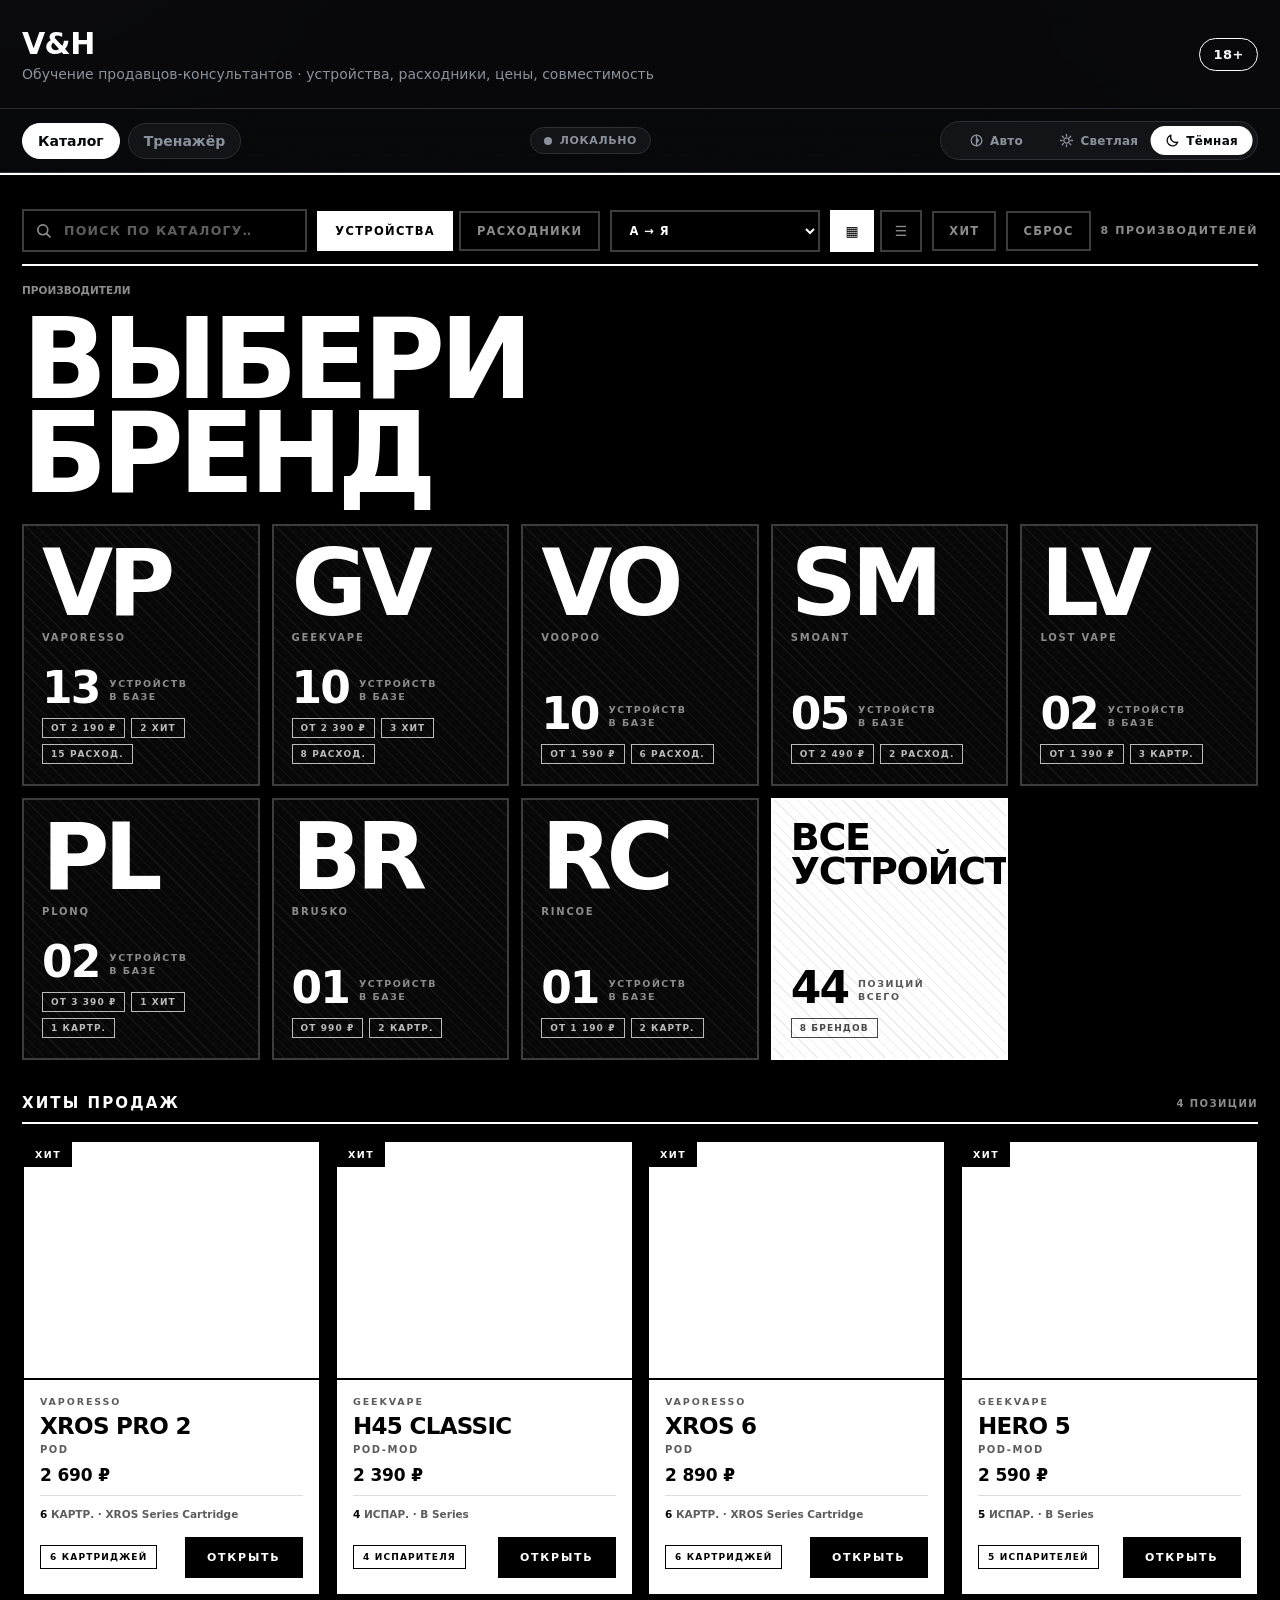
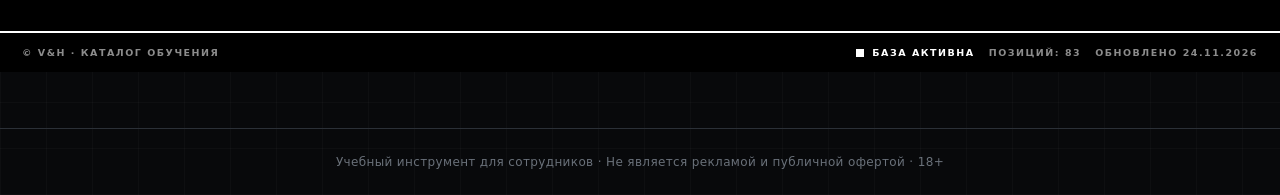
<file: index.html>
<!DOCTYPE html>
<html lang="ru">
<head>
  <meta charset="UTF-8" />
  <meta name="viewport" content="width=device-width, initial-scale=1.0" />
  <script src="js/theme.js"></script>
  <script src="js/perf.js"></script>
  <link rel="icon" type="image/svg+xml" href="favicon.svg" />
  <link rel="shortcut icon" href="favicon.svg" />
  <link rel="apple-touch-icon" href="favicon.svg" />
  <meta name="theme-color" content="#0a0a0a" />
  <meta name="color-scheme" content="dark" />
  <title>V&amp;H </title>
  <link rel="stylesheet" href="css/style.css" />
</head>
<body>

<header class="header">
  <div>
    <h1>V&amp;H</h1>
    <p>Обучение продавцов-консультантов · устройства, картриджи, цены, совместимость</p>
  </div>
  <div class="age">18+</div>
</header>

<nav class="tabs">
  <button class="tab active" data-tab="catalog">Каталог</button>
  <button class="tab" data-tab="training">Тренажёр</button>
</nav>

<main>

  <!-- =================== КАТАЛОГ =================== -->
  <section id="catalog" class="page active">
    <div class="toolbar">
      <input id="searchInput" type="search" placeholder="Поиск: XROS, PnP, GTX, Minican..." />
      <select id="brandFilter"><option value="Все">Все бренды</option></select>
      <div class="view-switch">
        <button id="viewDevices" class="small-btn active">Устройства</button>
        <button id="viewCoils" class="small-btn">Испарители / картриджи</button>
      </div>
    </div>

    <div class="notice">
      <b>Совет:</b> спрашивай у клиента точную модель устройства — даже в одной линейке совместимость может отличаться.
    </div>

    <div id="catalogStats" class="stats"></div>
    <div id="catalogGrid" class="grid"></div>
  </section>

  <!-- =================== ТРЕНАЖЁР =================== -->
  <section id="training" class="page" hidden>
    <div class="panel">
      <h2>Тренажёр продавца</h2>
      <p class="muted">Проверка знаний: устройство → картридж, картридж → устройство, цены.</p>

      <div class="training-controls">
        <label>Режим:
          <select id="trainMode">
            <option value="mix">Смешанный тест</option>
            <option value="device-coil">Устройство → картридж</option>
            <option value="coil-device">Картридж → устройство</option>
            <option value="price">Цены</option>
          </select>
        </label>
        <label>Вопросов:
          <select id="trainCount">
            <option value="5">5</option>
            <option value="10" selected>10</option>
            <option value="20">20</option>
          </select>
        </label>
        <button id="startQuiz" class="primary-btn">Начать тест</button>
      </div>
    </div>

    <div id="quizBox" class="quiz-box"></div>

    <div class="panel">
      <div class="row-between">
        <h3>Ошибки продавца</h3>
        <button id="clearMistakes" class="danger-btn small">Очистить</button>
      </div>
      <div id="mistakesBox"></div>
    </div>
  </section>

</main>

<footer>Учебный инструмент для сотрудников · Не является рекламой и публичной офертой · 18+</footer>

<script src="data/catalog.js"></script>
<script src="js/labels.js"></script>
<script src="js/photo-fix.js"></script>
<script src="js/cloud.js" data-app="js/brands.js" data-extra="js/app.js,js/peeker.js"></script>
</body>
</html>
</file>
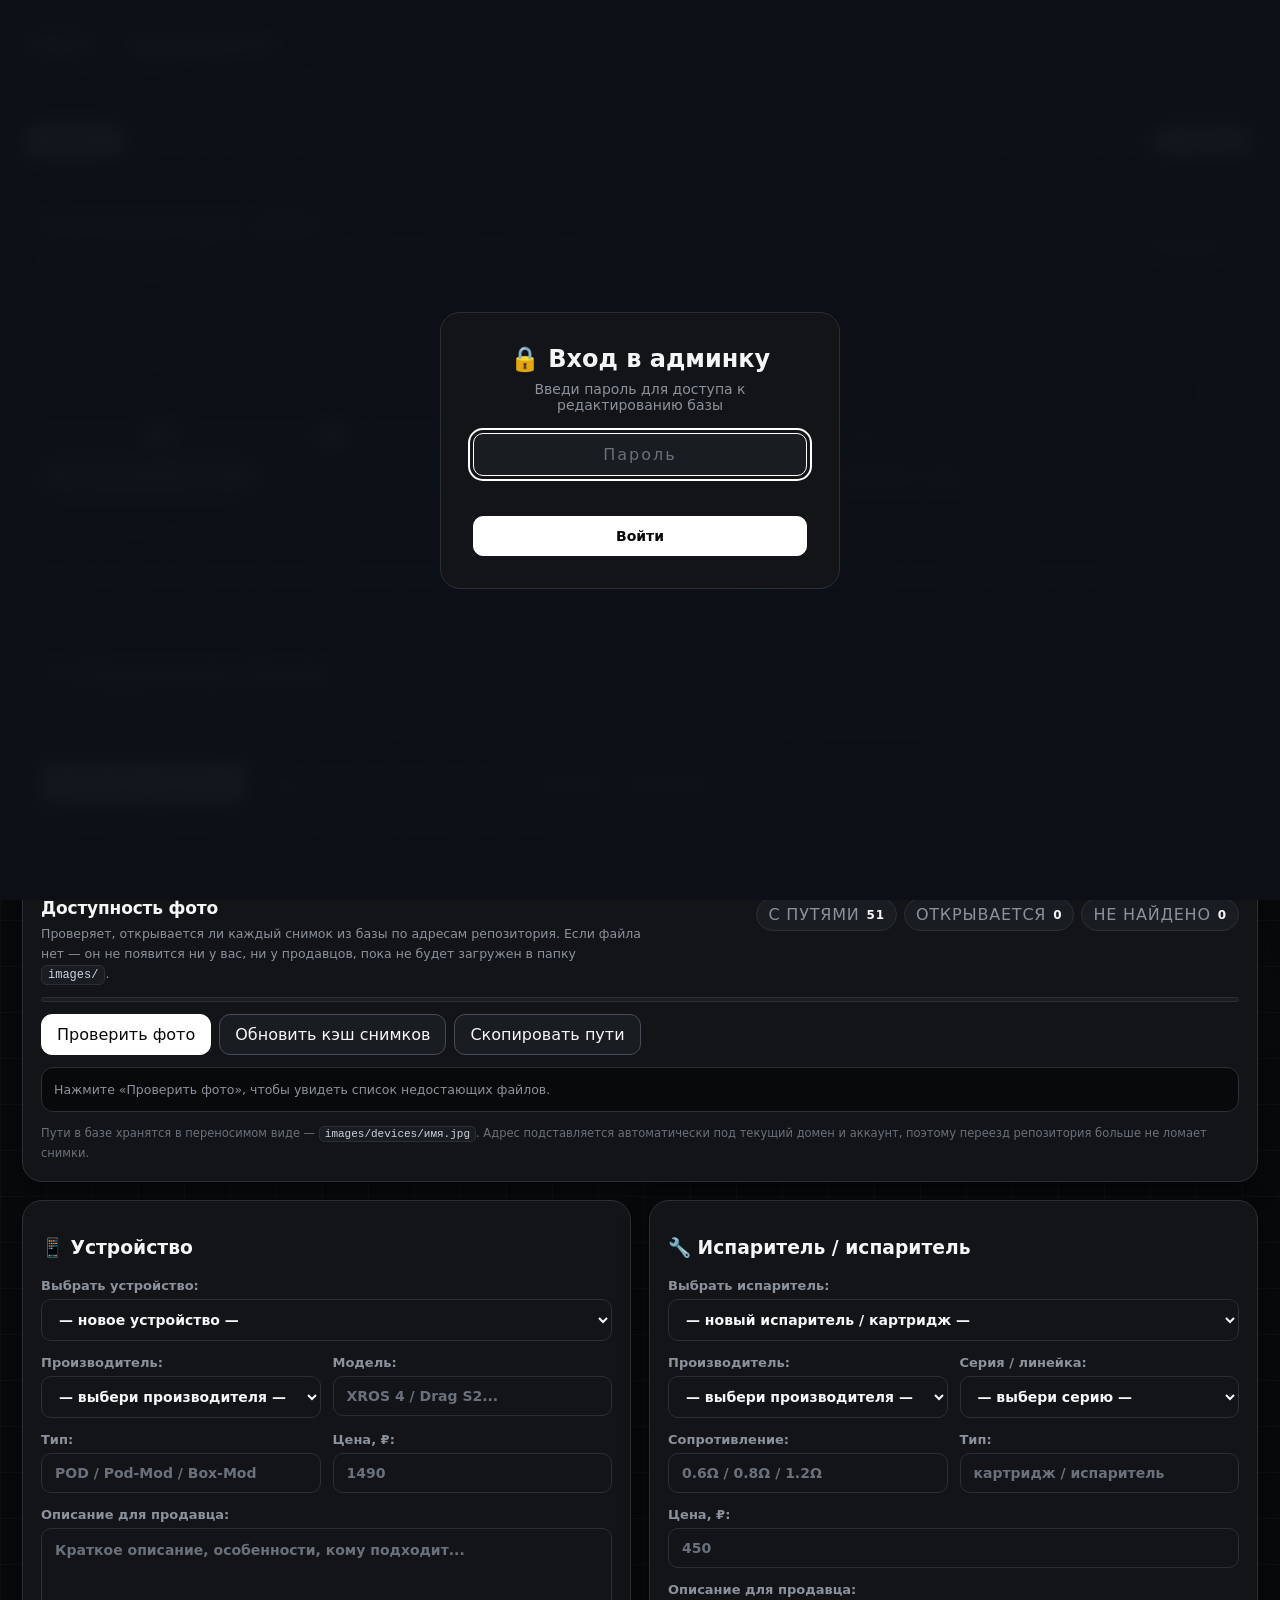
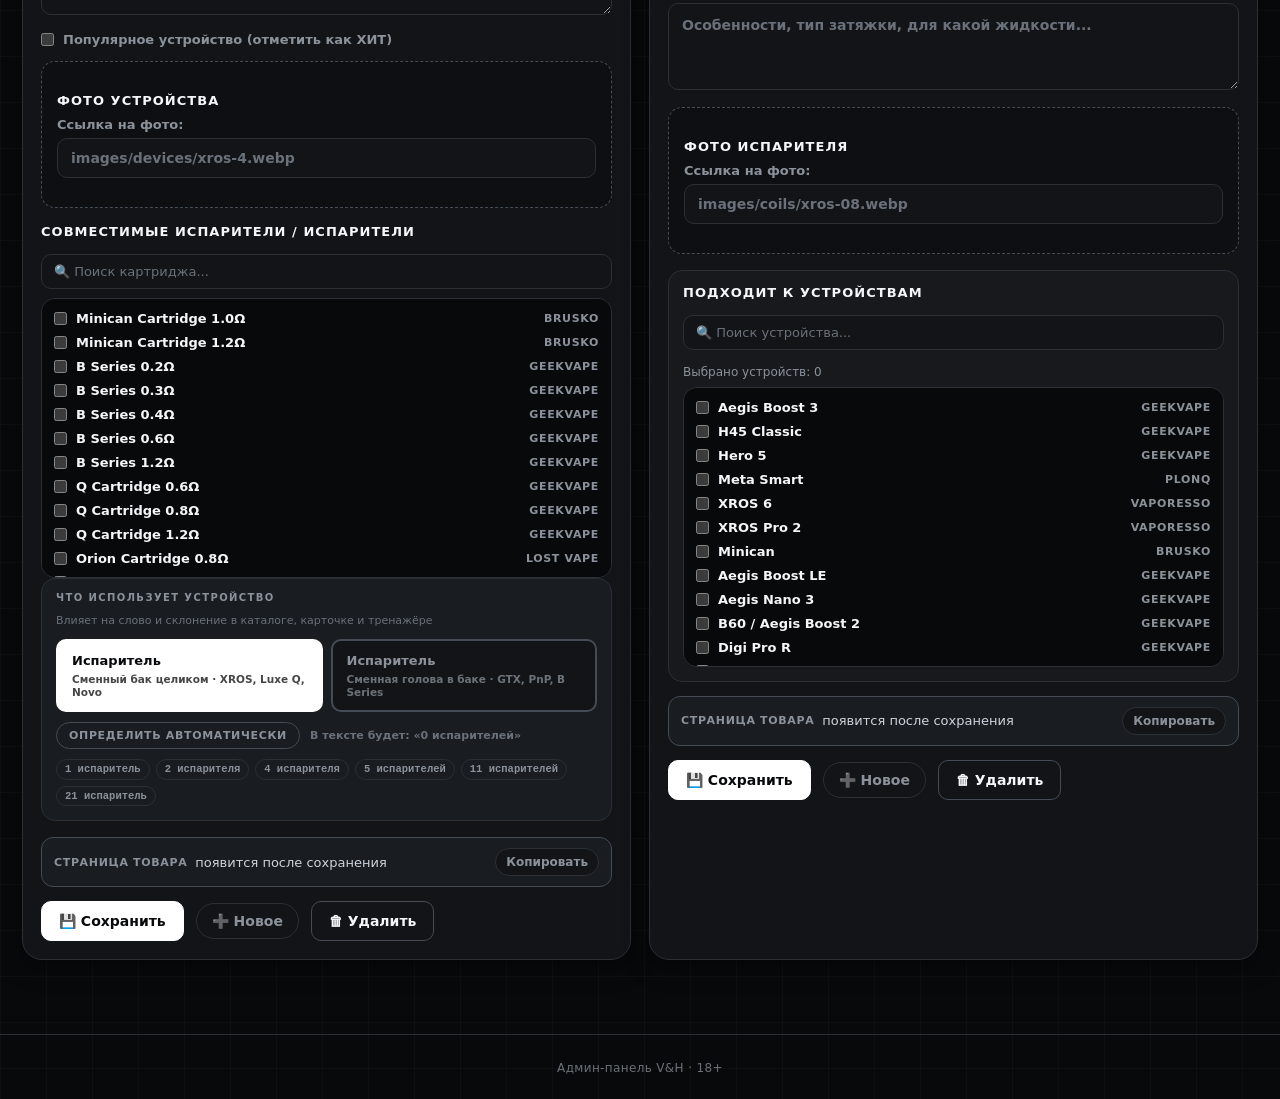
<file: admin.html>
<!DOCTYPE html>
<html lang="ru">
<head>
  <meta charset="UTF-8" />
  <meta name="viewport" content="width=device-width, initial-scale=1.0" />
  <script src="js/theme.js"></script>
  <script src="js/perf.js"></script>
  <link rel="icon" type="image/svg+xml" href="favicon.svg" />
  <link rel="shortcut icon" href="favicon.svg" />
  <link rel="apple-touch-icon" href="favicon.svg" />
  <meta name="theme-color" content="#0a0a0a" />
  <meta name="color-scheme" content="dark" />
  <title>V&amp;H — Админка</title>
  <link rel="stylesheet" href="css/style.css" />
  <style>
    /* Экран входа */
    #loginOverlay {
      position: fixed;
      inset: 0;
      background: rgba(13, 17, 23, 0.97);
      display: flex;
      align-items: center;
      justify-content: center;
      z-index: 9999;
      backdrop-filter: blur(10px);
    }
    #loginOverlay.hidden { display: none; }
    .login-box {
      background: var(--card);
      border: 1px solid var(--border);
      border-radius: 20px;
      padding: 32px;
      width: 90%;
      max-width: 400px;
      text-align: center;
    }
    .login-box h2 {
      margin: 0 0 8px;
      font-size: 24px;
    }
    .login-box p {
      color: var(--muted);
      margin: 0 0 20px;
      font-size: 14px;
    }
    .login-box input {
      margin-bottom: 12px;
      text-align: center;
      font-size: 16px;
      letter-spacing: 2px;
    }
    .login-box .error {
      color: var(--danger);
      font-size: 13px;
      margin-bottom: 10px;
      min-height: 18px;
    }
    .login-box button { width: 100%; }
  </style>
</head>
<body>

<!-- Экран входа -->
<div id="loginOverlay">
  <div class="login-box">
    <h2>🔒 Вход в админку</h2>
    <p>Введи пароль для доступа к редактированию базы</p>
    <input id="passwordInput" type="password" placeholder="Пароль" autocomplete="off" />
    <div class="error" id="loginError"></div>
    <button id="loginBtn" class="primary-btn">Войти</button>
  </div>
</div>

<header class="header">
  <div>
    <h1>V&amp;H · Админка</h1>
    <p>Редактирование базы · <a href="index.html" style="color:var(--accent2)">← Вернуться к сайту</a></p>
  </div>
  <div class="age">18+</div>
</header>

<nav class="tabs">
  <button class="tab active" data-tab="admin">Админка</button>
  <button class="tab" data-tab="catalog">Каталог (просмотр)</button>
  <button class="tab" data-tab="training">Тренажёр</button>
</nav>

<main>

  <!-- =================== АДМИНКА =================== -->
  <section id="admin" class="page active">

    <div class="panel">
      <h2>⚙️ Управление базой</h2>
      <p class="muted">
        Фото загружаются на GitHub (папка <code>images/</code>). 
        В поле «Ссылка на фото» пиши просто: <code>images/devices/имя.jpg</code> — код сам подставит полный URL.
      </p>

      <div class="admin-actions">
        <button id="exportBtn" class="primary-btn">💾 Экспорт catalog.js</button>
        <label class="import-btn">
          📥 Импорт catalog.js / JSON
          <input id="importFile" type="file" accept=".js,.json" hidden />
        </label>
        <button id="resetBtn" class="danger-btn">Сбросить к демо-базе</button>
      </div>
      <div id="adminStats" class="stats"></div>
    </div>

    <div class="admin-grid">

      <!-- ========== ФОРМА УСТРОЙСТВА ========== -->
      <form id="deviceForm" class="panel form">
        <h3>📱 Устройство</h3>

        <label>Выбрать устройство:
          <select id="deviceSelect"></select>
        </label>

        <div class="two">
          <label>Бренд:
            <input id="dBrand" placeholder="VOOPOO / Vaporesso..." required />
          </label>
          <label>Модель:
            <input id="dModel" placeholder="XROS 4 / Drag S2..." required />
          </label>
        </div>

        <div class="two">
          <label>Тип:
            <input id="dType" placeholder="POD / Pod-Mod / Box-Mod" />
          </label>
          <label>Цена, ₽:
            <input id="dPrice" type="number" min="0" step="1" placeholder="1490" />
          </label>
        </div>

        <label>Описание для продавца:
          <textarea id="dDescription" rows="3" placeholder="Краткое описание, особенности, кому подходит..."></textarea>
        </label>

        <label class="checkline">
          <input id="dPopular" type="checkbox" />
          Популярное устройство (отметить как ХИТ)
        </label>

        <div class="photo-block">
          <div class="subhead">Фото устройства</div>
          <label>Ссылка на фото:
            <input id="dImagePath" placeholder="images/devices/xros-4.webp" />
          </label>
          <img id="dPreview" class="preview" hidden />
        </div>

        <div class="subhead">Совместимые испарители / картриджи</div>
        <input id="coilSearch" type="search" placeholder="🔍 Поиск картриджа..." class="search-small" />
        <div id="compatChecks" class="checks"></div>

        <div class="form-actions">
          <button type="submit" class="primary-btn">💾 Сохранить</button>
          <button type="button" id="newDevice" class="small-btn">➕ Новое</button>
          <button type="button" id="deleteDevice" class="danger-btn">🗑 Удалить</button>
        </div>
      </form>

      <!-- ========== ФОРМА ИСПАРИТЕЛЯ ========== -->
      <form id="coilForm" class="panel form">
        <h3>🔧 Испаритель / картридж</h3>

        <label>Выбрать испаритель:
          <select id="coilSelect"></select>
        </label>

        <div class="two">
          <label>Бренд:
            <input id="cBrand" placeholder="Vaporesso / GeekVape..." required />
          </label>
          <label>Название:
            <input id="cName" placeholder="XROS Pod / PnP / GTX..." required />
          </label>
        </div>

        <div class="two">
          <label>Сопротивление:
            <input id="cResistance" placeholder="0.6Ω / 0.8Ω / 1.2Ω" />
          </label>
          <label>Тип:
            <input id="cType" placeholder="картридж / испаритель" />
          </label>
        </div>

        <label>Цена, ₽:
          <input id="cPrice" type="number" min="0" step="1" placeholder="450" />
        </label>

        <label>Описание для продавца:
          <textarea id="cDescription" rows="3" placeholder="Особенности, тип затяжки, для какой жидкости..."></textarea>
        </label>

        <div class="photo-block">
          <div class="subhead">Фото испарителя</div>
          <label>Ссылка на фото:
            <input id="cImagePath" placeholder="images/coils/xros-08.webp" />
          </label>
          <img id="cPreview" class="preview" hidden />
        </div>

        <div class="form-actions">
          <button type="submit" class="primary-btn">💾 Сохранить</button>
          <button type="button" id="newCoil" class="small-btn">➕ Новое</button>
          <button type="button" id="deleteCoil" class="danger-btn">🗑 Удалить</button>
        </div>
      </form>

    </div>
  </section>

  <!-- =================== КАТАЛОГ (только просмотр) =================== -->
  <section id="catalog" class="page" hidden>
    <div class="toolbar">
      <input id="searchInput" type="search" placeholder="Поиск..." />
      <select id="brandFilter"><option value="Все">Все бренды</option></select>
      <div class="view-switch">
        <button id="viewDevices" class="small-btn active">Устройства</button>
        <button id="viewCoils" class="small-btn">Испарители / картриджи</button>
      </div>
    </div>
    <div id="catalogStats" class="stats"></div>
    <div id="catalogGrid" class="grid"></div>
  </section>

  <!-- =================== ТРЕНАЖЁР =================== -->
  <section id="training" class="page" hidden>
    <div class="panel">
      <h2>Тренажёр продавца</h2>
      <div class="training-controls">
        <label>Режим:
          <select id="trainMode">
            <option value="mix">Смешанный тест</option>
            <option value="device-coil">Устройство → картридж</option>
            <option value="coil-device">Картридж → устройство</option>
            <option value="price">Цены</option>
          </select>
        </label>
        <label>Вопросов:
          <select id="trainCount">
            <option value="5">5</option>
            <option value="10" selected>10</option>
            <option value="20">20</option>
          </select>
        </label>
        <button id="startQuiz" class="primary-btn">Начать тест</button>
      </div>
    </div>
    <div id="quizBox" class="quiz-box"></div>
    <div class="panel">
      <div class="row-between">
        <h3>Ошибки продавца</h3>
        <button id="clearMistakes" class="danger-btn small">Очистить</button>
      </div>
      <div id="mistakesBox"></div>
    </div>
  </section>

</main>

<footer>Админ-панель V&amp;H · 18+</footer>

<script src="data/catalog.js"></script>
<script src="js/labels.js"></script>
<script src="js/photo-fix.js"></script>
<script src="js/cloud.js" data-app="js/brands.js" data-extra="js/app.js,js/peeker.js"></script>
<script>
  // ================= ПАРОЛЬ =================
  // ⚠️ ПОМЕНЯЙ ПАРОЛЬ НА СВОЙ!
  const ADMIN_PASSWORD = "vape2026";

  const overlay = document.getElementById("loginOverlay");
  const input = document.getElementById("passwordInput");
  const btn = document.getElementById("loginBtn");
  const err = document.getElementById("loginError");

  // Проверяем, был ли уже введён пароль в этой сессии
  if (sessionStorage.getItem("admin_auth") === "ok") {
    overlay.classList.add("hidden");
  }

  function tryLogin() {
    if (input.value === ADMIN_PASSWORD) {
      sessionStorage.setItem("admin_auth", "ok");
      overlay.classList.add("hidden");
      err.textContent = "";
    } else {
      err.textContent = "Неверный пароль";
      input.value = "";
      input.focus();
    }
  }

  btn.addEventListener("click", tryLogin);
  input.addEventListener("keydown", (e) => {
    if (e.key === "Enter") tryLogin();
  });
  input.focus();
</script>
</body>
</html>
</file>
<file: css/style.css>
/* ============================================================
   V&H · MONOCHROME · DUAL THEME · FLAT PHOTO
   ============================================================ */

* { box-sizing: border-box; }

:root,
:root[data-theme="dark"] {
  color-scheme: dark;

  --bg: #08090b;
  --bg2: #0d0f12;
  --card: #121418;
  --card2: #191c21;
  --card3: #22262c;
  --border: #2b3037;
  --border-strong: #454c55;

  --text: #f4f6f8;
  --text2: #b9c0c8;
  --muted: #8b929b;
  --muted2: #6a717a;

  --accent: #ffffff;
  --accent2: #cfd5dc;
  --ink: #08090b;

  --success: #ffffff;
  --danger: #ffffff;
  --warn: #cfd5dc;

  --grid: rgba(255, 255, 255, .022);
  --glow: rgba(255, 255, 255, .10);
  --glow2: rgba(255, 255, 255, .055);
  --stripe-a: #14171c;
  --stripe-b: #1c2026;
  --scrim: rgba(4, 5, 7, .93);

  --photo-bg: #ffffff;
  --on-photo: #101317;
  --on-photo-muted: #6b7280;

  --badge-bg: #08090b;
  --badge-fg: #ffffff;
  --badge-br: rgba(255, 255, 255, .85);

  --radius-sm: 10px;
  --radius: 14px;
  --radius-lg: 20px;
  --shadow: 0 20px 50px rgba(0, 0, 0, .58);
  --shadow-soft: 0 8px 24px rgba(0, 0, 0, .40);
}

:root[data-theme="light"] {
  color-scheme: light;

  --bg: #e4e8ed;
  --bg2: #edf1f5;
  --card: #f3f6f9;
  --card2: #e9edf2;
  --card3: #dfe4ea;
  --border: #ccd3db;
  --border-strong: #a7b0bb;

  --text: #101317;
  --text2: #3d444d;
  --muted: #5d656f;
  --muted2: #7b838d;

  --accent: #101317;
  --accent2: #3d444d;
  --ink: #ffffff;

  --success: #101317;
  --danger: #101317;
  --warn: #4a525b;

  --grid: rgba(16, 19, 23, .038);
  --glow: rgba(16, 19, 23, .07);
  --glow2: rgba(16, 19, 23, .04);
  --stripe-a: #e7eaef;
  --stripe-b: #dde2e8;
  --scrim: rgba(226, 230, 236, .94);

  --photo-bg: #ffffff;
  --on-photo: #101317;
  --on-photo-muted: #6b7280;

  --badge-bg: #101317;
  --badge-fg: #ffffff;
  --badge-br: #101317;

  --shadow: 0 20px 46px rgba(20, 26, 34, .16);
  --shadow-soft: 0 8px 22px rgba(20, 26, 34, .10);
}

html { scroll-behavior: smooth; }

body {
  margin: 0;
  position: relative;
  font-family: system-ui, -apple-system, BlinkMacSystemFont, "Segoe UI", sans-serif;
  color: var(--text);
  background:
    linear-gradient(var(--grid) 1px, transparent 1px),
    linear-gradient(90deg, var(--grid) 1px, transparent 1px),
    var(--bg);
  background-size: 46px 46px, 46px 46px, auto;
  transition: background-color .28s ease, color .28s ease;
}

body::before {
  content: "";
  position: fixed;
  inset: -18%;
  z-index: 0;
  pointer-events: none;
  background:
    radial-gradient(38% 34% at 14% 6%, var(--glow), transparent 62%),
    radial-gradient(34% 30% at 88% 12%, var(--glow2), transparent 60%),
    radial-gradient(44% 40% at 62% 96%, var(--glow2), transparent 64%);
  filter: blur(12px);
  animation: vhDrift 24s ease-in-out infinite alternate;
}

body::after {
  content: "";
  position: fixed;
  inset: 0;
  z-index: 0;
  pointer-events: none;
  opacity: .05;
  background-image: url("data:image/svg+xml,%3Csvg xmlns='http://www.w3.org/2000/svg' width='140' height='140'%3E%3Cfilter id='n'%3E%3CfeTurbulence type='fractalNoise' baseFrequency='.85' numOctaves='2'/%3E%3C/filter%3E%3Crect width='140' height='140' filter='url(%23n)'/%3E%3C/svg%3E");
}

@keyframes vhDrift {
  from { transform: translate3d(-1%, -1%, 0) scale(1); }
  to   { transform: translate3d(2%, -2%, 0) scale(1.06); }
}

.header, .tabs, main, footer { position: relative; z-index: 1; }

[hidden] { display: none !important; }
a { color: var(--text); }

code {
  background: var(--card2);
  border: 1px solid var(--border);
  padding: 2px 6px;
  border-radius: 6px;
  font-size: 12px;
  font-family: ui-monospace, SFMono-Regular, Menlo, Consolas, monospace;
  color: var(--accent2);
}

:focus-visible { outline: 2px solid var(--accent); outline-offset: 3px; }
::selection { background: var(--accent); color: var(--ink); }

.vh-sr {
  position: absolute; width: 1px; height: 1px;
  margin: -1px; padding: 0; overflow: hidden;
  clip: rect(0 0 0 0); white-space: nowrap; border: 0;
}

/* ===== Скроллбары ===== */
* { scrollbar-width: thin; scrollbar-color: var(--border-strong) var(--bg2); }
::-webkit-scrollbar { width: 10px; height: 10px; }
::-webkit-scrollbar-track { background: var(--bg2); }
::-webkit-scrollbar-thumb {
  background: var(--border-strong);
  border-radius: 8px;
  border: 2px solid var(--bg2);
}
::-webkit-scrollbar-thumb:hover { background: var(--accent); }

/* ===== HEADER ===== */
.header {
  padding: 26px 22px;
  display: flex;
  justify-content: space-between;
  gap: 18px;
  align-items: center;
  border-bottom: 1px solid var(--border);
  background: color-mix(in srgb, var(--bg) 88%, transparent);
  backdrop-filter: blur(14px);
  transition: background-color .28s ease, border-color .28s ease;
}

.header h1 {
  margin: 0 0 5px;
  font-size: 30px;
  font-weight: 900;
  letter-spacing: -.02em;
  color: var(--accent);
}

.header p { margin: 0; color: var(--muted); font-size: 14px; }

.age {
  border: 1px solid var(--accent);
  color: var(--accent);
  padding: 8px 13px;
  border-radius: 999px;
  font-weight: 900;
  font-size: 13px;
  letter-spacing: .04em;
  flex-shrink: 0;
}

/* ===== TABS ===== */
.tabs {
  position: sticky;
  top: 0;
  z-index: 50;
  display: flex;
  align-items: center;
  gap: 8px;
  padding: 12px 22px;
  background: color-mix(in srgb, var(--bg) 92%, transparent);
  border-bottom: 1px solid var(--border);
  backdrop-filter: blur(14px);
  transition: background-color .28s ease, border-color .28s ease;
}

button, .import-btn { border: 0; cursor: pointer; font: inherit; }

.tab, .small-btn, .import-btn {
  padding: 9px 15px;
  background: var(--card);
  border: 1px solid var(--border);
  border-radius: 999px;
  color: var(--muted);
  font-size: 14px;
  font-weight: 600;
  transition: background-color .2s, color .2s, border-color .2s, transform .2s;
}

.tab:hover, .small-btn:hover, .import-btn:hover {
  border-color: var(--border-strong);
  color: var(--text);
  transform: translateY(-1px);
}

.tab.active, .small-btn.active {
  background: var(--accent);
  border-color: var(--accent);
  color: var(--ink);
  font-weight: 800;
}

.primary-btn {
  padding: 11px 17px;
  border-radius: var(--radius-sm);
  color: var(--ink);
  background: var(--accent);
  border: 1px solid var(--accent);
  font-weight: 800;
  font-size: 14px;
  transition: filter .2s, transform .2s, box-shadow .2s;
}
.primary-btn:hover { filter: brightness(.88); transform: translateY(-1px); box-shadow: var(--shadow-soft); }

.danger-btn {
  padding: 11px 17px;
  border-radius: var(--radius-sm);
  color: var(--text);
  background: transparent;
  border: 1px solid var(--border-strong);
  font-weight: 800;
  font-size: 14px;
  transition: background-color .2s, color .2s, border-color .2s;
}
.danger-btn:hover { background: var(--accent); color: var(--ink); border-color: var(--accent); }
.danger-btn.small { padding: 7px 11px; font-size: 12px; }

/* ===== ПЕРЕКЛЮЧАТЕЛЬ ТЕМЫ ===== */
.vh-ts {
  --i: 2;
  position: relative;
  display: grid;
  grid-template-columns: repeat(3, 1fr);
  padding: 4px;
  border: 1px solid var(--border);
  border-radius: 999px;
  background: var(--card);
  flex-shrink: 0;
  transition: background-color .28s ease, border-color .28s ease;
}

.vh-ts--bar { margin-left: auto; }

.vh-ts__ind {
  position: absolute;
  top: 4px; left: 4px; bottom: 4px;
  width: calc((100% - 8px) / 3);
  border-radius: 999px;
  background: var(--accent);
  transform: translateX(calc(var(--i) * 100%));
  transition: transform .32s cubic-bezier(.34, 1.4, .5, 1), background-color .28s ease;
}

.vh-ts__b {
  position: relative;
  z-index: 1;
  display: inline-flex;
  align-items: center;
  justify-content: center;
  gap: 6px;
  padding: 7px 12px;
  background: transparent;
  border: 0;
  border-radius: 999px;
  color: var(--muted);
  font-size: 12px;
  font-weight: 800;
  letter-spacing: .02em;
  white-space: nowrap;
  transition: color .24s ease;
}

.vh-ts__b svg { width: 15px; height: 15px; display: block; flex-shrink: 0; }
.vh-ts__b:hover { color: var(--text); }
.vh-ts__b[aria-checked="true"] { color: var(--ink); }
.vh-ts__b[aria-checked="true"]:hover { color: var(--ink); }

/* ===== MAIN ===== */
main { max-width: 1360px; margin: 0 auto; padding: 22px; }
.page { display: none; }
.page.active { display: block; animation: pageIn .3s ease; }
@keyframes pageIn { from { opacity: 0; transform: translateY(8px); } to { opacity: 1; transform: none; } }

/* ===== FORMS ===== */
.toolbar { display: flex; flex-wrap: wrap; gap: 12px; margin-bottom: 16px; }

input, select, textarea {
  width: 100%;
  padding: 11px 13px;
  border-radius: var(--radius-sm);
  border: 1px solid var(--border);
  background: var(--card);
  color: var(--text);
  outline: none;
  font: inherit;
  font-size: 14px;
  transition: border-color .2s, background-color .28s ease, color .28s ease;
}
input::placeholder, textarea::placeholder { color: var(--muted2); }
input:focus, select:focus, textarea:focus { border-color: var(--accent); background: var(--card2); }
textarea { resize: vertical; min-height: 76px; line-height: 1.5; }

#searchInput { flex: 1; min-width: 260px; }
#brandFilter { max-width: 220px; }
.view-switch { display: flex; gap: 8px; }

/* ===== PANELS ===== */
.notice, .panel {
  background: var(--card);
  border: 1px solid var(--border);
  border-radius: var(--radius-lg);
  padding: 18px;
  margin-bottom: 18px;
  box-shadow: var(--shadow-soft);
  transition: background-color .28s ease, border-color .28s ease;
}
.notice { border-left: 3px solid var(--accent); color: var(--muted); font-size: 14px; line-height: 1.5; }
.notice b { color: var(--text); }

.stats, .muted { color: var(--muted); }
.stats { margin: 12px 0; font-size: 13px; letter-spacing: .02em; }

/* ===== CATALOG ===== */
.grid { display: grid; grid-template-columns: repeat(auto-fill, minmax(285px, 1fr)); gap: 18px; }

.card {
  background: var(--card);
  border: 1px solid var(--border);
  border-radius: var(--radius-lg);
  overflow: hidden;
  position: relative;
  transition: transform .22s, border-color .22s, box-shadow .22s, background-color .28s ease;
}

.card::before {
  content: "";
  position: absolute;
  top: 0; left: 0; right: 0;
  height: 2px;
  background: var(--accent);
  transform: scaleX(0);
  transform-origin: left;
  transition: transform .3s ease;
  z-index: 3;
}

.card:hover { transform: translateY(-4px); border-color: var(--border-strong); box-shadow: var(--shadow); }
.card:hover::before { transform: scaleX(1); }

.badge {
  position: absolute;
  top: 12px; right: 12px;
  z-index: 4;
  background: var(--badge-bg);
  color: var(--badge-fg);
  border: 1px solid var(--badge-br);
  padding: 5px 10px;
  border-radius: 999px;
  font-size: 11px;
  font-weight: 900;
  letter-spacing: .08em;
}

/* ===== ФОТО · плоское белое поле без подложки ===== */
.photo {
  height: 220px;
  display: flex;
  align-items: center;
  justify-content: center;
  background: var(--card2);
  overflow: hidden;
  border-bottom: 1px solid var(--border);
  position: relative;
  transition: background-color .28s ease, border-color .28s ease;
}

.photo.has { background: var(--photo-bg); }

.photo img {
  width: 100%; height: 100%;
  object-fit: contain;
  padding: 18px;
  transition: transform .4s ease;
}
.card:hover .photo.has img { transform: scale(1.05); }

.photo b {
  font-size: 24px;
  font-weight: 900;
  text-align: center;
  padding: 20px;
  color: var(--muted);
  letter-spacing: -.01em;
}
.photo.has b { display: none; }

.card-body { padding: 16px; }

.brand {
  color: var(--muted);
  font-size: 11px;
  text-transform: uppercase;
  letter-spacing: .14em;
  font-weight: 800;
}

.title { font-size: 20px; font-weight: 900; margin: 5px 0 10px; letter-spacing: -.01em; line-height: 1.2; }

.description { color: var(--muted); font-size: 13px; line-height: 1.5; margin: 10px 0; white-space: pre-wrap; }

.meta { display: flex; flex-wrap: wrap; gap: 6px; margin-bottom: 10px; }

.pill {
  display: inline-flex;
  align-items: center;
  gap: 4px;
  background: var(--card2);
  border: 1px solid var(--border);
  border-radius: 999px;
  padding: 5px 10px;
  font-size: 12px;
  color: var(--accent2);
}
.price { color: var(--accent); font-weight: 900; border-color: var(--border-strong); }

.compat { border-top: 1px solid var(--border); padding-top: 12px; margin-top: 12px; }
.compat h4 {
  margin: 0 0 9px;
  color: var(--muted);
  font-size: 11px;
  text-transform: uppercase;
  letter-spacing: .1em;
  font-weight: 800;
}
.chips { display: flex; flex-wrap: wrap; gap: 6px; }
.chip {
  padding: 5px 9px;
  border-radius: 8px;
  background: var(--card2);
  border: 1px solid var(--border);
  font-size: 12px;
  color: var(--accent2);
}

/* ===== TRAINING ===== */
.training-controls, .admin-actions, .form-actions, .row-between {
  display: flex; flex-wrap: wrap; gap: 12px; align-items: center;
}
.row-between { justify-content: space-between; }
.training-controls label { min-width: 220px; color: var(--muted); font-size: 14px; }
.quiz-box { margin-bottom: 18px; }

.question {
  background: var(--card);
  border: 1px solid var(--border);
  border-radius: var(--radius-lg);
  padding: 20px;
  box-shadow: var(--shadow-soft);
}
.question h3 { margin: 0 0 16px; font-size: 20px; font-weight: 800; }

.quiz-top { display: flex; justify-content: space-between; align-items: center; gap: 10px; margin-bottom: 12px; }

.quiz-bar {
  height: 5px;
  background: var(--card2);
  border: 1px solid var(--border);
  border-radius: 99px;
  overflow: hidden;
  margin: 0 0 18px;
}
.quiz-bar i { display: block; height: 100%; background: var(--accent); transition: width .35s ease; }

.quiz-media {
  height: 190px;
  background: var(--photo-bg);
  border-radius: var(--radius);
  display: flex; align-items: center; justify-content: center;
  overflow: hidden;
  margin-bottom: 16px;
}
.quiz-media img {
  max-width: 100%; max-height: 100%;
  object-fit: contain; padding: 12px;
}

.answers { display: grid; gap: 10px; }

.answer {
  text-align: left;
  padding: 13px 14px;
  border-radius: var(--radius-sm);
  background: var(--card2);
  color: var(--text);
  border: 1px solid var(--border);
  font-size: 14px;
  transition: border-color .15s, background-color .15s, transform .15s, color .15s;
}
.answer:not(:disabled):hover { border-color: var(--accent); background: var(--card3); transform: translateX(3px); }
.answer:disabled { cursor: default; }
.answer.right { border-color: var(--accent); background: var(--accent); color: var(--ink); font-weight: 800; }
.answer.wrong {
  border-color: var(--border-strong);
  background: repeating-linear-gradient(45deg, var(--stripe-a), var(--stripe-a) 7px, var(--stripe-b) 7px, var(--stripe-b) 14px);
  color: var(--muted);
  text-decoration: line-through;
}

.explain {
  margin-top: 14px;
  padding: 14px;
  background: var(--card2);
  border: 1px solid var(--border);
  border-left: 3px solid var(--accent);
  border-radius: var(--radius-sm);
  font-size: 14px;
  line-height: 1.5;
  color: var(--accent2);
}

/* ===== ADMIN ===== */
.admin-grid { display: grid; grid-template-columns: 1fr 1fr; gap: 18px; }
.form label { display: block; margin-bottom: 14px; color: var(--muted); font-size: 13px; font-weight: 600; }
.form input, .form select, .form textarea { margin-top: 6px; }
.two { display: grid; grid-template-columns: 1fr 1fr; gap: 12px; }
.checkline { display: flex !important; align-items: center; gap: 9px; }
.checkline input { width: auto; margin: 0; accent-color: var(--accent); }

.photo-block {
  border: 1px dashed var(--border-strong);
  border-radius: var(--radius);
  padding: 15px;
  margin-bottom: 16px;
  background: var(--bg2);
}

.preview {
  width: 170px; height: 170px;
  object-fit: contain;
  background: var(--photo-bg);
  border: 0;
  border-radius: var(--radius);
  padding: 10px;
  margin-top: 12px;
}

.subhead {
  margin: 16px 0 9px;
  font-weight: 900;
  color: var(--text);
  font-size: 13px;
  text-transform: uppercase;
  letter-spacing: .08em;
}
.search-small { padding: 9px 12px; font-size: 13px; margin-bottom: 9px; }

.checks {
  max-height: 280px;
  overflow: auto;
  border: 1px solid var(--border);
  border-radius: var(--radius);
  padding: 12px;
  background: var(--bg);
}
.checks label { display: flex; gap: 9px; align-items: center; margin: 0 0 9px; color: var(--text); font-size: 13px; }
.checks label:last-child { margin-bottom: 0; }
.checks input { width: auto; margin: 0; accent-color: var(--accent); }
.checks .coil-brand { color: var(--muted); font-size: 11px; margin-left: auto; text-transform: uppercase; letter-spacing: .06em; }

.mistake { border-top: 1px solid var(--border); padding: 12px 0; }
.mistake:first-child { border-top: 0; }
.mistake b { font-size: 14px; }
.mistake p { color: var(--muted); font-size: 13px; line-height: 1.5; margin: 6px 0; }

.empty {
  color: var(--muted);
  padding: 40px;
  text-align: center;
  grid-column: 1 / -1;
  border: 1px dashed var(--border-strong);
  border-radius: var(--radius-lg);
  background: var(--card);
}

/* ===== TOAST ===== */
.toast {
  position: fixed;
  left: 50%; bottom: 26px;
  transform: translate(-50%, 22px);
  opacity: 0;
  pointer-events: none;
  background: var(--accent);
  border: 1px solid var(--accent);
  color: var(--ink);
  padding: 13px 17px;
  border-radius: var(--radius);
  display: flex; gap: 16px; align-items: center;
  z-index: 9999;
  box-shadow: var(--shadow);
  transition: opacity .25s, transform .25s;
  max-width: min(92vw, 500px);
  font-size: 14px; font-weight: 700;
}
.toast.show { opacity: 1; transform: translate(-50%, 0); pointer-events: auto; }
.toast-btn {
  background: var(--ink);
  color: var(--accent);
  padding: 8px 13px;
  border-radius: 8px;
  font-weight: 800; font-size: 13px;
  flex-shrink: 0;
  border: 1px solid var(--ink);
}
.toast-btn:hover { filter: brightness(.85); }

/* ===== Совместимость с injected-стилями модулей ===== */
.page-link-bar { border-color: var(--border-strong) !important; background: var(--card2) !important; }
.card-cta { color: var(--accent) !important; }
.plb-link { color: var(--accent2) !important; }

:root[data-theme="light"] .tc-warn { background: var(--card2); }
:root[data-theme="light"] .tc-dot { animation-name: vhPulseInk; }
:root[data-theme="light"] .link-block { background: var(--bg2); }
:root[data-theme="light"] #loginOverlay { background: var(--scrim); }

@keyframes vhPulseInk {
  0%   { box-shadow: 0 0 0 0 rgba(16, 19, 23, .4); }
  70%  { box-shadow: 0 0 0 9px rgba(16, 19, 23, 0); }
  100% { box-shadow: 0 0 0 0 rgba(16, 19, 23, 0); }
}

/* ===== FOOTER ===== */
footer {
  color: var(--muted2);
  border-top: 1px solid var(--border);
  text-align: center;
  padding: 26px 22px;
  margin-top: 34px;
  font-size: 12px;
  letter-spacing: .03em;
}

/* ===== RESPONSIVE ===== */
@media (max-width: 850px) {
  .admin-grid { grid-template-columns: 1fr; }
  .header { align-items: flex-start; }
  .header h1 { font-size: 24px; }
}

@media (max-width: 720px) {
  .vh-ts__b span { display: none; }
  .vh-ts__b { padding: 7px 10px; }
}

@media (max-width: 560px) {
  main { padding: 14px; }
  .header { padding: 20px 16px; }
  .tabs { flex-wrap: wrap; padding: 10px 14px; }
  .tab, .small-btn, .import-btn { white-space: nowrap; }
  .two { grid-template-columns: 1fr; }
  .grid { grid-template-columns: 1fr; }
  #brandFilter { max-width: none; }
  .photo { height: 200px; }
  .training-controls label { min-width: 100%; }
  .admin-actions > *, .form-actions > * { flex: 1; }
}

@media (prefers-reduced-motion: reduce) {
  *, *::before, *::after { transition: none !important; animation: none !important; scroll-behavior: auto !important; }
}
</file>
